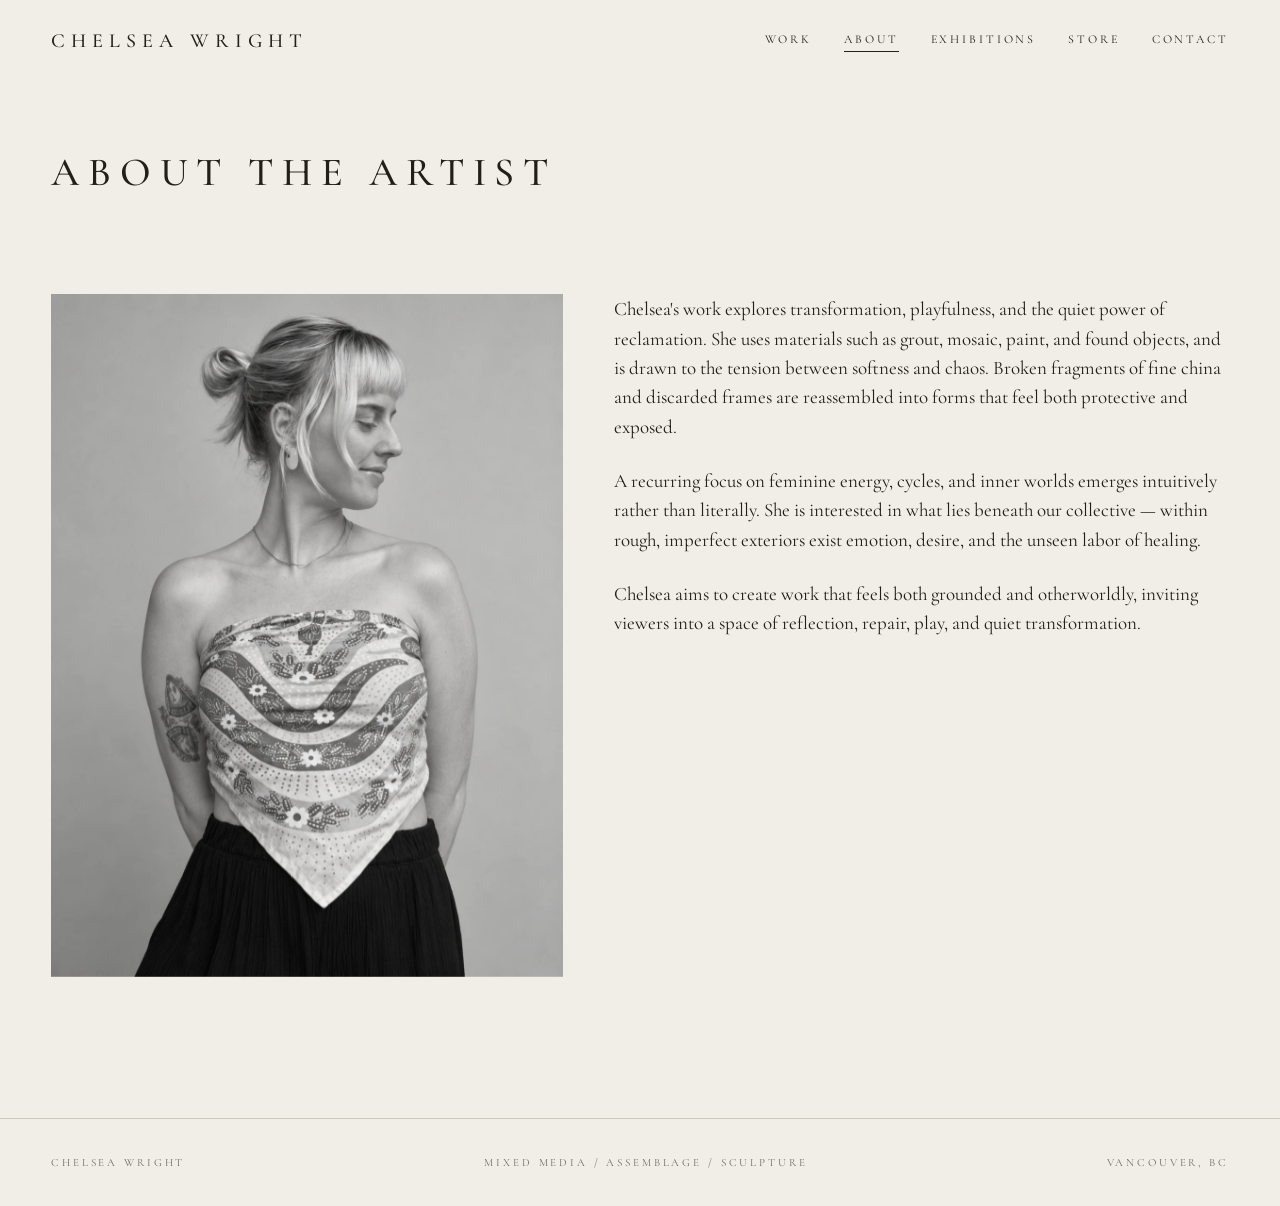
<file: about.html>
<!DOCTYPE html>
<html lang="en">
<head>
  <meta charset="utf-8">
  <meta name="viewport" content="width=device-width, initial-scale=1">
  <title>About — Chelsea Wright</title>
  <meta name="description" content="About Chelsea Wright, a mixed media artist based in Vancouver, BC.">
  <link rel="preconnect" href="https://fonts.googleapis.com">
  <link rel="preconnect" href="https://fonts.gstatic.com" crossorigin>
  <link href="https://fonts.googleapis.com/css2?family=Cormorant+Garamond:wght@400;500;600&display=swap" rel="stylesheet">
  <link rel="stylesheet" href="assets/css/style.css?v=2">
</head>
<body>

<header class="site-header">
  <a class="wordmark" href="index.html">Chelsea Wright</a>
  <nav class="site-nav">
    <a href="work.html">Work</a>
    <a href="about.html" aria-current="page">About</a>
    <a href="exhibitions.html">Exhibitions</a>
    <a href="store.html">Store</a>
    <a href="contact.html">Contact</a>
  </nav>
</header>

<div class="page-intro">
  <h1>About the Artist</h1>
</div>

<section class="section">
  <div class="about-grid">
    <div class="portrait">
      <img src="assets/img/portrait.jpg" width="1086" height="1448" alt="Black-and-white portrait of Chelsea Wright">
    </div>
    <div class="about-text">
      <p>Chelsea's work explores transformation, playfulness, and the quiet power of reclamation. She uses materials such as grout, mosaic, paint, and found objects, and is drawn to the tension between softness and chaos. Broken fragments of fine china and discarded frames are reassembled into forms that feel both protective and exposed.</p>
      <p>A recurring focus on feminine energy, cycles, and inner worlds emerges intuitively rather than literally. She is interested in what lies beneath our collective — within rough, imperfect exteriors exist emotion, desire, and the unseen labor of healing.</p>
      <p>Chelsea aims to create work that feels both grounded and otherworldly, inviting viewers into a space of reflection, repair, play, and quiet transformation.</p>
    </div>
  </div>
</section>

<footer class="site-footer">
  <span>Chelsea Wright</span>
  <span>Mixed Media / Assemblage / Sculpture</span>
  <span>Vancouver, BC</span>
</footer>

</body>
</html>
</file>
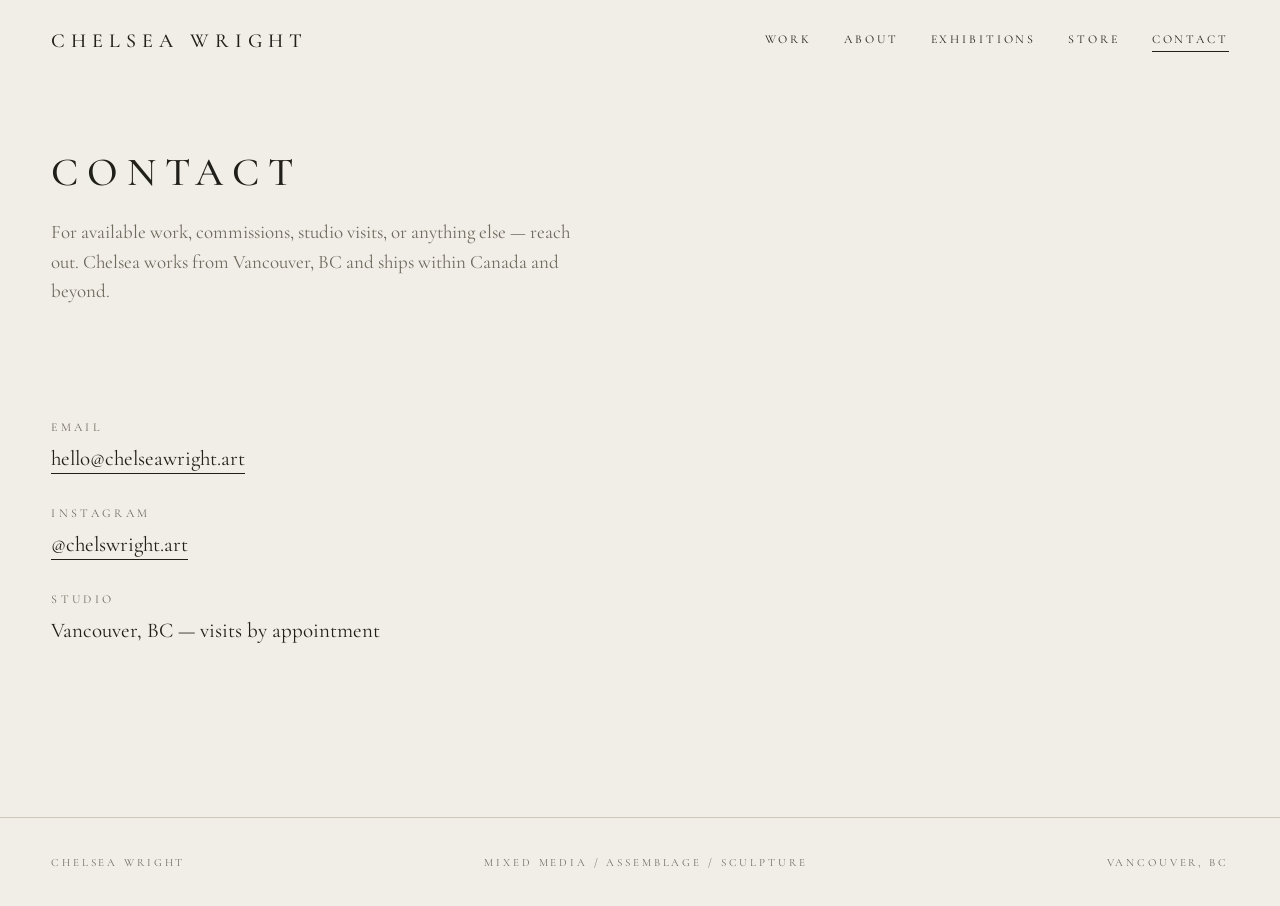
<file: contact.html>
<!DOCTYPE html>
<html lang="en">
<head>
  <meta charset="utf-8">
  <meta name="viewport" content="width=device-width, initial-scale=1">
  <title>Contact — Chelsea Wright</title>
  <meta name="description" content="Contact Chelsea Wright for commissions, inquiries, and studio visits.">
  <link rel="preconnect" href="https://fonts.googleapis.com">
  <link rel="preconnect" href="https://fonts.gstatic.com" crossorigin>
  <link href="https://fonts.googleapis.com/css2?family=Cormorant+Garamond:wght@400;500;600&display=swap" rel="stylesheet">
  <link rel="stylesheet" href="assets/css/style.css?v=2">
</head>
<body>

<header class="site-header">
  <a class="wordmark" href="index.html">Chelsea Wright</a>
  <nav class="site-nav">
    <a href="work.html">Work</a>
    <a href="about.html">About</a>
    <a href="exhibitions.html">Exhibitions</a>
    <a href="store.html">Store</a>
    <a href="contact.html" aria-current="page">Contact</a>
  </nav>
</header>

<div class="page-intro">
  <h1>Contact</h1>
  <p>For available work, commissions, studio visits, or anything else — reach out. Chelsea works from Vancouver, BC and ships within Canada and beyond.</p>
</div>

<section class="section">
  <div class="contact-block">
    <!-- PLACEHOLDER: the email (also used in store.html mailto links)
         still needs Chelsea's real address. -->
    <dl>
      <dt>Email</dt>
      <dd><a href="mailto:hello@chelseawright.art">hello@chelseawright.art</a></dd>
      <dt>Instagram</dt>
      <dd><a href="https://instagram.com/chelswright.art" rel="me noopener" target="_blank">@chelswright.art</a></dd>
      <dt>Studio</dt>
      <dd>Vancouver, BC — visits by appointment</dd>
    </dl>
  </div>
</section>

<footer class="site-footer">
  <span>Chelsea Wright</span>
  <span>Mixed Media / Assemblage / Sculpture</span>
  <span>Vancouver, BC</span>
</footer>

</body>
</html>
</file>
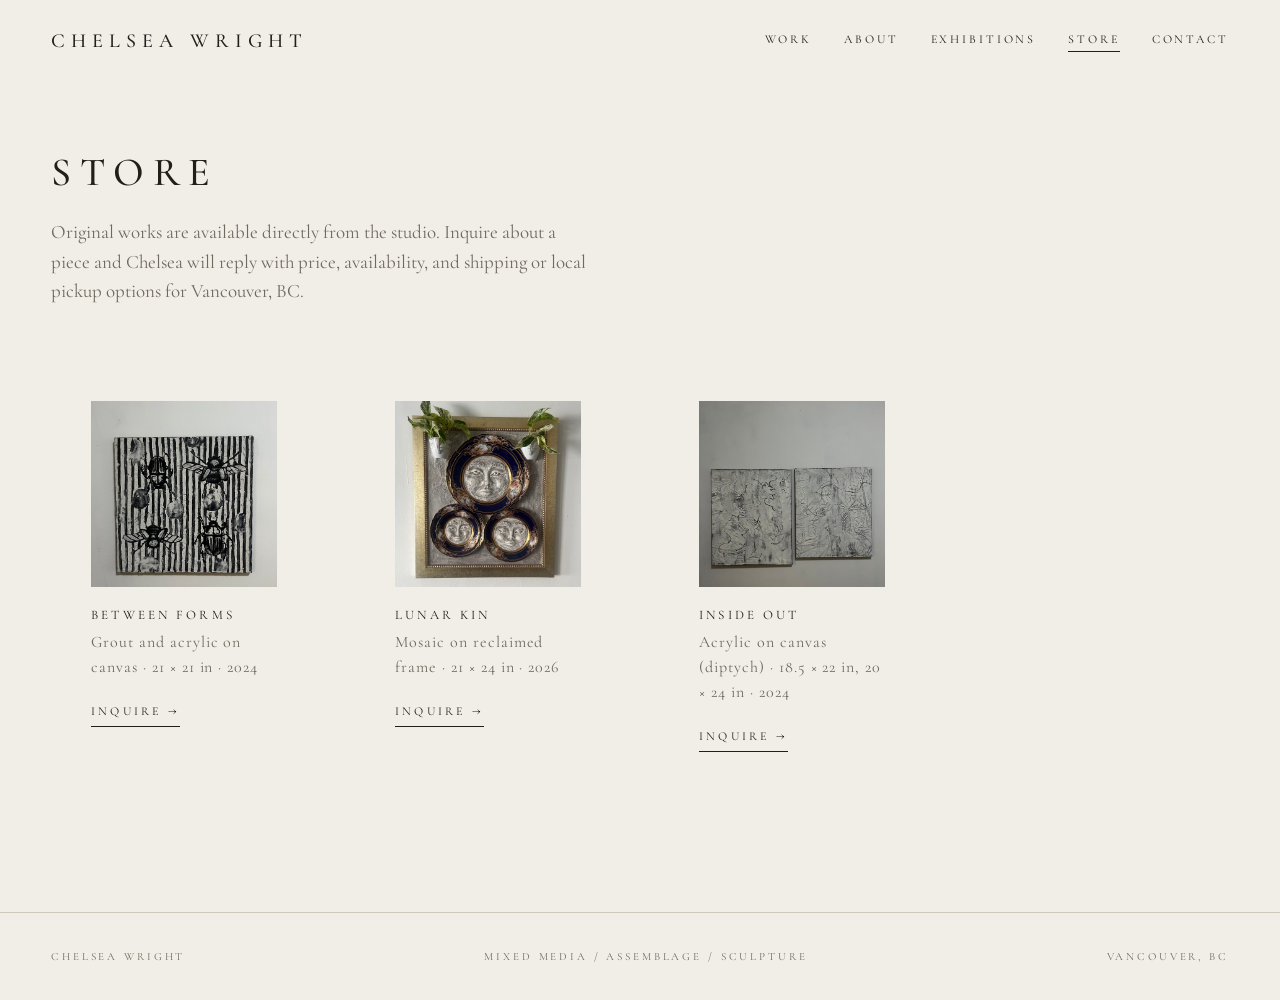
<file: store.html>
<!DOCTYPE html>
<html lang="en">
<head>
  <meta charset="utf-8">
  <meta name="viewport" content="width=device-width, initial-scale=1">
  <title>Store — Chelsea Wright</title>
  <meta name="description" content="Original mixed media works by Chelsea Wright, available by inquiry.">
  <link rel="preconnect" href="https://fonts.googleapis.com">
  <link rel="preconnect" href="https://fonts.gstatic.com" crossorigin>
  <link href="https://fonts.googleapis.com/css2?family=Cormorant+Garamond:wght@400;500;600&display=swap" rel="stylesheet">
  <link rel="stylesheet" href="assets/css/style.css?v=2">
</head>
<body>

<header class="site-header">
  <a class="wordmark" href="index.html">Chelsea Wright</a>
  <nav class="site-nav">
    <a href="work.html">Work</a>
    <a href="about.html">About</a>
    <a href="exhibitions.html">Exhibitions</a>
    <a href="store.html" aria-current="page">Store</a>
    <a href="contact.html">Contact</a>
  </nav>
</header>

<div class="page-intro">
  <h1>Store</h1>
  <p>Original works are available directly from the studio. Inquire about a piece and Chelsea will reply with price, availability, and shipping or local pickup options for Vancouver, BC.</p>
</div>

<section class="section">
  <!-- PLACEHOLDER EMAIL: hello@chelseawright.art is used in the mailto links
       below — replace with Chelsea's real inquiry address (search this file
       and contact.html for "hello@"). Sold and not-for-sale pieces are left
       off this page entirely (they stay on work.html). -->
  <div class="store-grid">
    <figure class="store-card">
      <div class="frame"><img src="assets/img/patterns-1-sm.jpg" alt="Between Forms"></div>
      <div class="body">
        <div class="title">Between Forms</div>
        <div class="meta">Grout and acrylic on canvas · 21 × 21 in · 2024</div>
        <a class="arrow-link" href="mailto:hello@chelseawright.art?subject=Inquiry%3A%20Between%20Forms">Inquire</a>
      </div>
    </figure>
    <figure class="store-card">
      <div class="frame"><img src="assets/img/phases-1-sm.jpg" alt="Lunar Kin"></div>
      <div class="body">
        <div class="title">Lunar Kin</div>
        <div class="meta">Mosaic on reclaimed frame · 21 × 24 in · 2026</div>
        <a class="arrow-link" href="mailto:hello@chelseawright.art?subject=Inquiry%3A%20Lunar%20Kin">Inquire</a>
      </div>
    </figure>
    <figure class="store-card">
      <div class="frame"><img src="assets/img/traces-1-sm.jpg" alt="Inside Out"></div>
      <div class="body">
        <div class="title">Inside Out</div>
        <div class="meta">Acrylic on canvas (diptych) · 18.5 × 22 in, 20 × 24 in · 2024</div>
        <a class="arrow-link" href="mailto:hello@chelseawright.art?subject=Inquiry%3A%20Inside%20Out">Inquire</a>
      </div>
    </figure>
  </div>
</section>

<footer class="site-footer">
  <span>Chelsea Wright</span>
  <span>Mixed Media / Assemblage / Sculpture</span>
  <span>Vancouver, BC</span>
</footer>

</body>
</html>
</file>
<file: assets/css/style.css>
/* Chelsea Wright — chelseawright.art
   Static site, no build step. Shared across all pages. */

:root {
  --bg: #f0eee7;
  --bg-panel: #e9e6dc;
  --ink: #211f1a;
  --muted: #6f6a5e;
  --line: #cdc8ba;
  --serif: "Cormorant Garamond", "Garamond", Georgia, serif;
}

* { box-sizing: border-box; }

html { scroll-behavior: smooth; }

body {
  margin: 0;
  background: var(--bg);
  color: var(--ink);
  font-family: var(--serif);
  font-size: 19px;
  line-height: 1.55;
  -webkit-font-smoothing: antialiased;
}

img { max-width: 100%; display: block; }

a { color: inherit; text-decoration: none; }

/* ---- type utilities ---- */

.label {
  font-size: 12px;
  letter-spacing: 0.28em;
  text-transform: uppercase;
  font-weight: 500;
}

.arrow-link {
  display: inline-flex;
  align-items: baseline;
  gap: 0.6em;
  border-bottom: 1px solid var(--ink);
  padding-bottom: 0.35em;
  transition: gap 0.2s ease;
}
.arrow-link:hover { gap: 1em; }
.arrow-link::after { content: "\2192"; font-size: 1.1em; }

/* ---- header ---- */

.site-header {
  display: flex;
  justify-content: space-between;
  align-items: center;
  gap: 1.5rem;
  padding: 1.6rem clamp(1.2rem, 4vw, 3.5rem);
}

.site-header .wordmark {
  font-size: 20px;
  letter-spacing: 0.3em;
  text-transform: uppercase;
  font-weight: 500;
  white-space: nowrap;
}

.site-nav {
  display: flex;
  gap: clamp(1rem, 2.5vw, 2.6rem);
  flex-wrap: wrap;
  justify-content: flex-end;
}

.site-nav a {
  font-size: 12px;
  letter-spacing: 0.24em;
  text-transform: uppercase;
  padding-bottom: 3px;
  border-bottom: 1px solid transparent;
}

.site-nav a:hover,
.site-nav a[aria-current="page"] { border-bottom-color: var(--ink); }

/* ---- hero (home) ---- */

.hero {
  position: relative;
  min-height: 78vh;
  display: flex;
  align-items: center;
  background-size: cover;
  background-position: 72% center;
  color: #f4f1e8;
}

.hero::before {
  content: "";
  position: absolute;
  inset: 0;
  background: linear-gradient(100deg,
    rgba(38, 40, 30, 0.78) 0%,
    rgba(38, 40, 30, 0.55) 32%,
    rgba(38, 40, 30, 0.05) 62%);
}

.hero-inner {
  position: relative;
  max-width: 420px;
  margin-left: clamp(1.2rem, 7vw, 6.5rem);
  padding: 4rem 1rem 4rem 0;
}

.hero h1 {
  font-size: clamp(30px, 4.2vw, 46px);
  line-height: 1.25;
  font-weight: 500;
  letter-spacing: 0.22em;
  text-transform: uppercase;
  margin: 0 0 1.4rem;
}

.hero .rule {
  width: 34px;
  border: 0;
  border-top: 1px solid rgba(244, 241, 232, 0.85);
  margin: 0 0 1.6rem;
}

.hero p {
  font-size: 19px;
  max-width: 210px;
  margin: 0 0 2.2rem;
}

.hero .arrow-link {
  border-bottom-color: rgba(244, 241, 232, 0.85);
  font-size: 12px;
  letter-spacing: 0.28em;
  text-transform: uppercase;
}

/* ---- sections ---- */

.section {
  padding: clamp(2.5rem, 6vw, 5rem) clamp(1.2rem, 4vw, 3.5rem);
}

.section-head {
  display: flex;
  justify-content: space-between;
  align-items: baseline;
  gap: 1rem;
  margin-bottom: 2.2rem;
}

.section-head .arrow-link {
  font-size: 12px;
  letter-spacing: 0.28em;
  text-transform: uppercase;
}

/* ---- work grid ---- */

.work-grid {
  display: grid;
  grid-template-columns: repeat(auto-fill, minmax(280px, 1fr));
  gap: clamp(1.2rem, 3vw, 2.4rem);
}

/* home page: exactly four across like the mockup */
@media (min-width: 761px) {
  .work-grid.four-up { grid-template-columns: repeat(4, 1fr); }
}

.work-card { cursor: pointer; }

.work-card .frame,
.store-card .frame {
  aspect-ratio: 1 / 1;
  overflow: hidden;
  background: var(--bg-panel);
}

.work-card .frame img,
.store-card .frame img {
  width: 100%;
  height: 100%;
  object-fit: cover;
  transition: transform 0.5s ease;
}

.work-card:hover .frame img { transform: scale(1.03); }

.work-card figcaption { padding-top: 1rem; }

.work-card .title {
  font-size: 13px;
  letter-spacing: 0.24em;
  text-transform: uppercase;
  margin-bottom: 0.35rem;
}

.work-card .meta {
  color: var(--muted);
  font-size: 16px;
  letter-spacing: 0.08em;
  line-height: 1.5;
}

/* ---- quote band (home) ---- */

.quote-band {
  display: grid;
  grid-template-columns: 1.1fr 1fr 0.9fr;
  gap: clamp(1.5rem, 4vw, 4rem);
  align-items: center;
  padding: clamp(2.5rem, 6vw, 5rem) clamp(1.2rem, 4vw, 3.5rem);
}

.quote-band .detail {
  aspect-ratio: 4 / 5;
  overflow: hidden;
}

.quote-band .detail img {
  width: 100%;
  height: 100%;
  object-fit: cover;
  /* zoomed crops of full photos; tune per-image via --zoom / --origin */
  transform: scale(var(--zoom, 1));
  transform-origin: var(--origin, center);
}

.quote-band blockquote {
  margin: 0;
  font-size: clamp(24px, 2.6vw, 32px);
  line-height: 1.4;
}

.quote-band blockquote::before {
  content: "";
  display: block;
  width: 34px;
  border-top: 1px solid var(--ink);
  margin-bottom: 1.6rem;
}

.quote-band .arrow-link {
  margin-top: 2rem;
  font-size: 12px;
  letter-spacing: 0.28em;
  text-transform: uppercase;
}

/* ---- generic page intro ---- */

.page-intro {
  max-width: 640px;
  padding: clamp(2rem, 5vw, 4rem) clamp(1.2rem, 4vw, 3.5rem) 0;
}

.page-intro h1 {
  font-size: clamp(28px, 3.5vw, 40px);
  font-weight: 500;
  letter-spacing: 0.22em;
  text-transform: uppercase;
  line-height: 1.3;
  margin: 0 0 1.2rem;
}

.page-intro p { color: var(--muted); margin: 0; }

/* ---- about page ---- */

.about-grid {
  display: grid;
  grid-template-columns: 1fr 1.2fr;
  gap: clamp(1.5rem, 4vw, 4rem);
  align-items: start;
}

.about-grid .portrait { position: sticky; top: 2rem; }
.about-grid .portrait img { height: auto; }

.about-text p { margin: 0 0 1.3em; }

/* ---- exhibitions ---- */

.exh-list { max-width: 720px; }

.exh-item {
  display: grid;
  grid-template-columns: 90px 1fr;
  gap: 1.5rem;
  padding: 1.6rem 0;
  border-bottom: 1px solid var(--line);
}

.exh-item .year { letter-spacing: 0.1em; color: var(--muted); }
.exh-item .venue { color: var(--muted); font-size: 17px; }

.empty-note {
  color: var(--muted);
  border: 1px solid var(--line);
  padding: 1.6rem 1.8rem;
  max-width: 560px;
  font-size: 17px;
}

/* ---- store ---- */

.store-grid {
  display: grid;
  grid-template-columns: repeat(auto-fill, minmax(260px, 1fr));
  gap: clamp(1.5rem, 3vw, 2.8rem);
}

.store-card .body { padding-top: 1.1rem; }

.store-card .title {
  font-size: 13px;
  letter-spacing: 0.24em;
  text-transform: uppercase;
  margin-bottom: 0.35rem;
}

.store-card .meta {
  color: var(--muted);
  font-size: 16px;
  letter-spacing: 0.06em;
  margin-bottom: 0.9rem;
}

.store-card .arrow-link {
  font-size: 12px;
  letter-spacing: 0.26em;
  text-transform: uppercase;
}

.store-card .sold {
  font-size: 12px;
  letter-spacing: 0.26em;
  text-transform: uppercase;
  color: var(--muted);
}

/* ---- contact ---- */

.contact-block { max-width: 560px; }

.contact-block dl { margin: 2.2rem 0 0; }

.contact-block dt {
  font-size: 12px;
  letter-spacing: 0.28em;
  text-transform: uppercase;
  color: var(--muted);
  margin-bottom: 0.4rem;
}

.contact-block dd {
  margin: 0 0 1.8rem;
  font-size: 21px;
}

.contact-block dd a { border-bottom: 1px solid var(--ink); padding-bottom: 2px; }

/* ---- lightbox ---- */

.lightbox {
  position: fixed;
  inset: 0;
  background: rgba(33, 31, 26, 0.92);
  display: none;
  align-items: center;
  justify-content: center;
  padding: clamp(1rem, 4vw, 3rem);
  z-index: 50;
}

.lightbox.open { display: flex; }

.lightbox figure {
  margin: 0;
  max-width: min(920px, 100%);
  max-height: 100%;
  display: flex;
  flex-direction: column;
  align-items: center;
}

.lightbox img,
.lightbox video {
  max-height: 74vh;
  width: auto;
  max-width: 100%;
  object-fit: contain;
}

.lightbox img[hidden],
.lightbox video[hidden] { display: none; }

.lightbox figcaption {
  color: #e8e4d8;
  padding-top: 1.1rem;
  text-align: center;
  font-size: 16px;
  letter-spacing: 0.08em;
}

.lightbox .lb-title {
  display: block;
  font-size: 13px;
  letter-spacing: 0.26em;
  text-transform: uppercase;
  margin-bottom: 0.3rem;
}

.lightbox button {
  position: absolute;
  background: none;
  border: none;
  color: #e8e4d8;
  font-family: var(--serif);
  font-size: 30px;
  cursor: pointer;
  padding: 0.5rem 1rem;
}

.lightbox .lb-close { top: 0.8rem; right: 1rem; }
.lightbox .lb-prev { left: 0.4rem; top: 50%; transform: translateY(-50%); }
.lightbox .lb-next { right: 0.4rem; top: 50%; transform: translateY(-50%); }

/* ---- footer ---- */

.site-footer {
  display: flex;
  justify-content: space-between;
  align-items: center;
  gap: 1rem 2rem;
  flex-wrap: wrap;
  padding: 2.2rem clamp(1.2rem, 4vw, 3.5rem);
  border-top: 1px solid var(--line);
  margin-top: clamp(2rem, 5vw, 4rem);
}

.site-footer span {
  font-size: 11px;
  letter-spacing: 0.26em;
  text-transform: uppercase;
  color: var(--muted);
}

/* ---- mobile (~380px pass) ---- */

@media (max-width: 760px) {
  .site-header { flex-direction: column; gap: 1rem; padding-top: 1.3rem; }
  .site-nav { justify-content: center; gap: 1rem 1.2rem; }

  .hero { min-height: 66vh; }
  .hero::before {
    background: linear-gradient(100deg,
      rgba(38, 40, 30, 0.82) 0%,
      rgba(38, 40, 30, 0.62) 55%,
      rgba(38, 40, 30, 0.18) 95%);
  }
  .hero-inner { margin-left: 1.4rem; margin-right: 1.4rem; }
  .hero p { max-width: 260px; }

  .quote-band { grid-template-columns: 1fr; }
  .quote-band .detail.secondary { display: none; }

  .about-grid { grid-template-columns: 1fr; }
  .about-grid .portrait { position: static; }

  .exh-item { grid-template-columns: 64px 1fr; gap: 1rem; }

  .site-footer { justify-content: center; text-align: center; }
}
</file>
